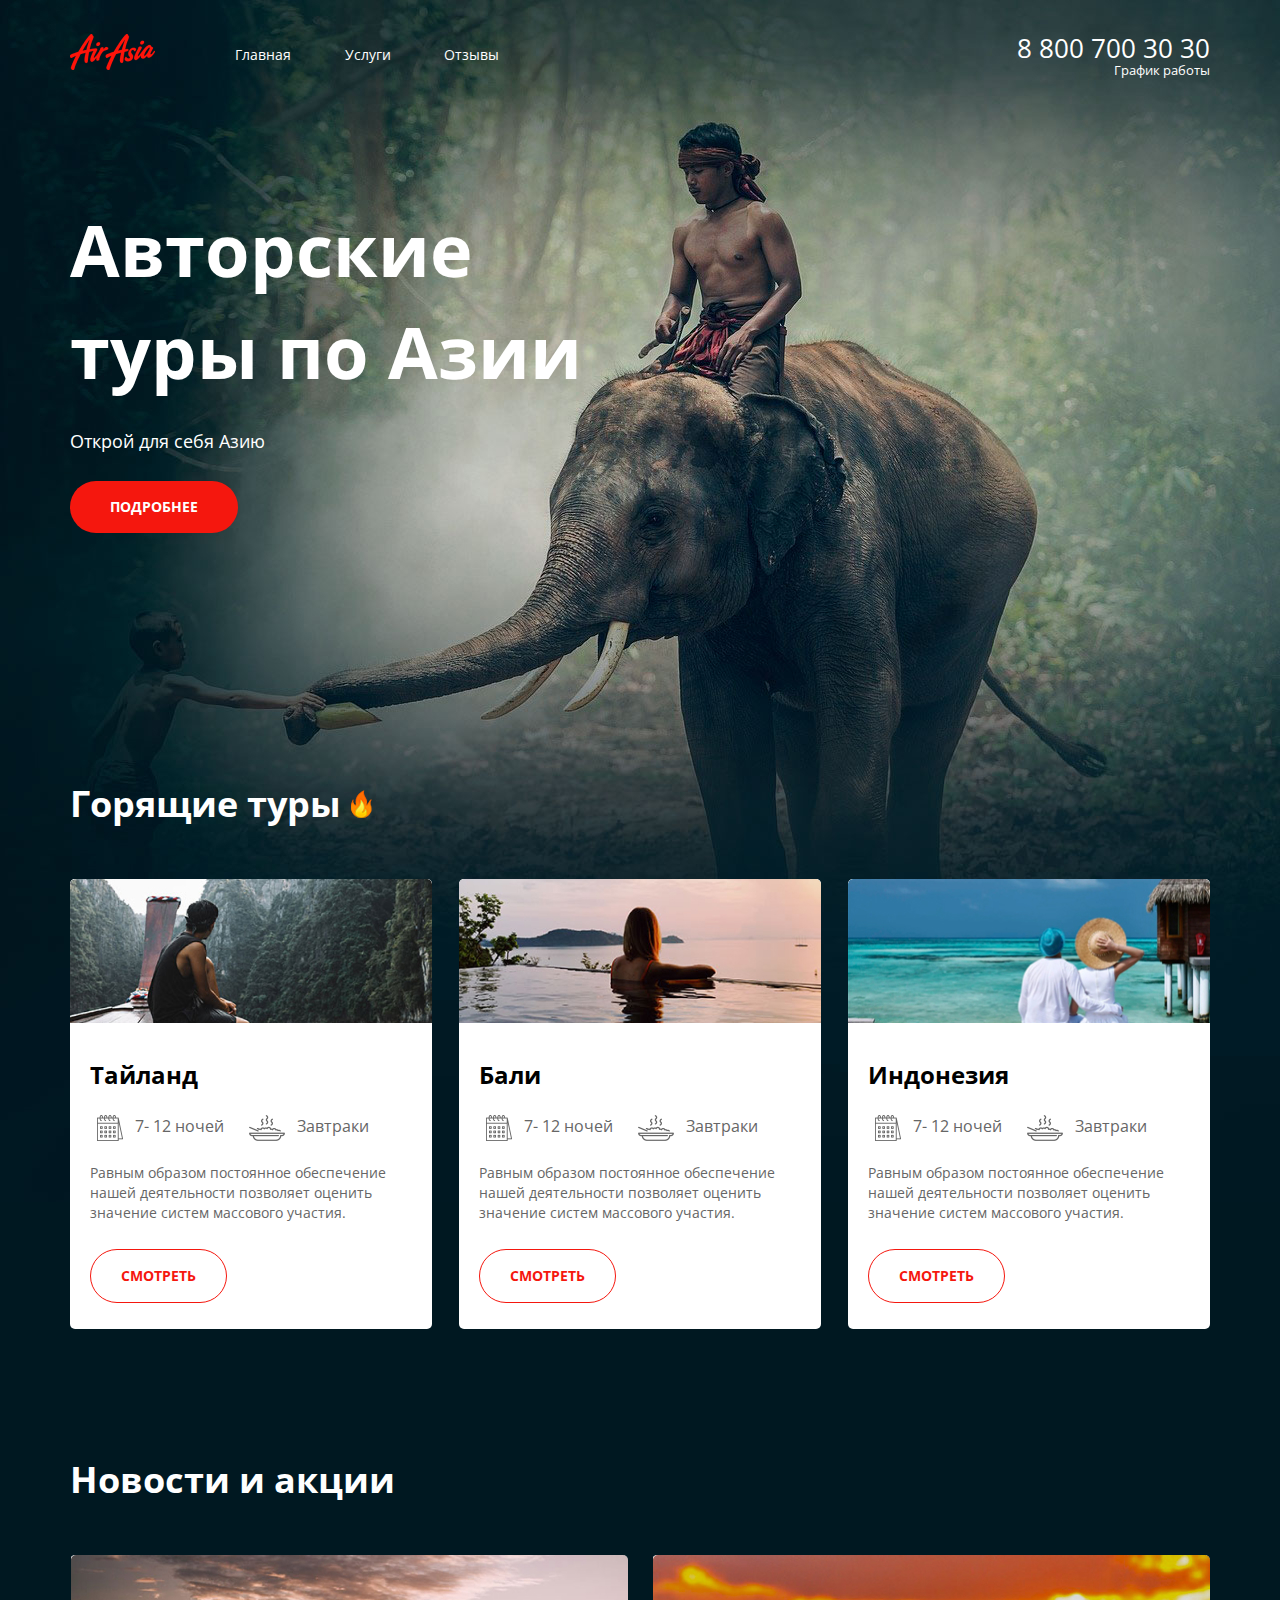
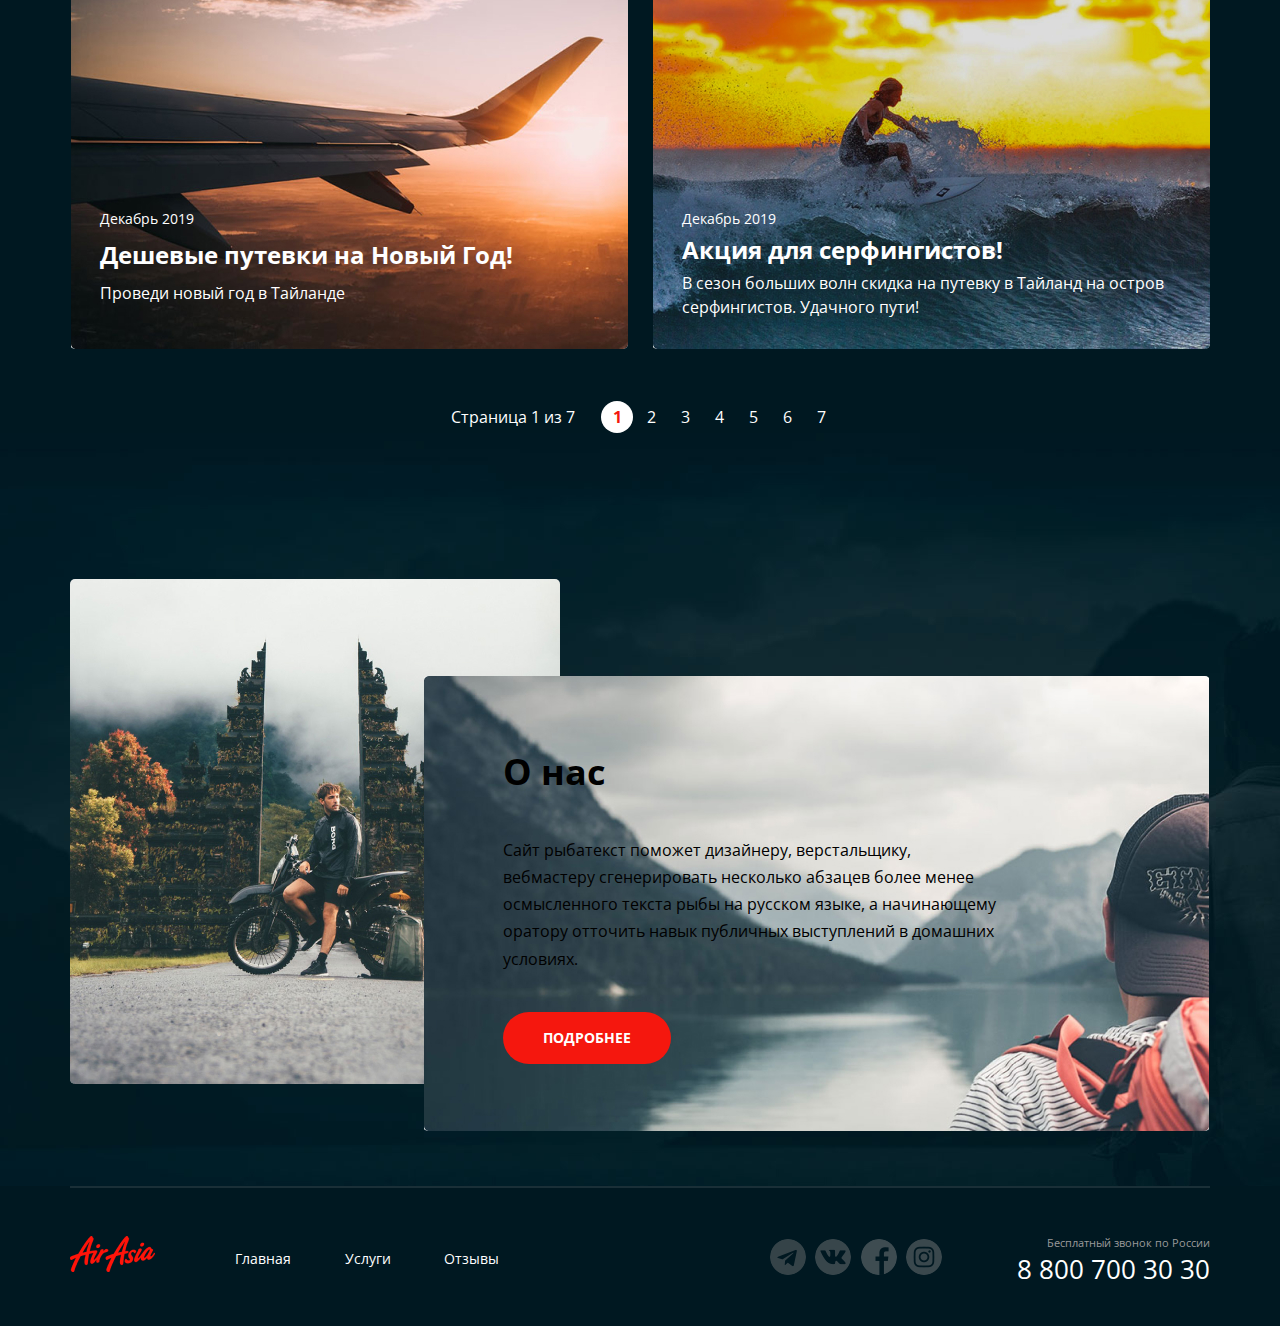
<file: index.html>
<!DOCTYPE html>
<html lang="ru">
  <head>
    <meta charset="UTF-8" />
    <meta name="viewport" content="width=1140px, initial-scale=1.0" />
    <link rel="stylesheet" href="css/style.css" />
    <title>Авиалинии AirAsia</title>
  </head>
  <body>
    <div class="wrapper main-page-wrapper">
      <div class="wrapper__content">
        <header class="header">
          <div class="header__col">
            <a href="/" class="logo"><img src="img/logo_AirAsia.png" alt="логотип Air Asia" class="logo__pic" /></a>
            <nav class="menu">
              <ul class="menu__list">
                <li class="menu__item"><a href="index.html" class="menu__item-link">Главная</a></li>
                <li class="menu__item"><a href="sevices.html" class="menu__item-link">Услуги</a></li>
                <li class="menu__item"><a href="reviews.html" class="menu__item-link">Отзывы</a></li>
              </ul>
            </nav>
          </div>
          <div class="header__col header__col--align--right">
            <address class="contacts">
              <a href="tel:+78007003030" class="contacts__tel">8 800 700 30 30</a>
              <div class="contacts__workhours">
                <div class="contacts__workhours-text">График работы</div>
                <div class="contacts__workhours-dropdown">
                  <div class="contacts__workhours-arrow"></div>
                  <div class="contacts__workhours-value">пн-вс: 09:00 - 20:00</div>
                  <div class="contacts__workhours-lunchtime">Обед: 14:00-14:30</div>
                </div>
              </div>
            </address>
          </div>
        </header>
        <main class="main">
          <div class="main-header">
            <div class="main-header__container">
              <h1 class="main-header__title">Авторские туры по Азии</h1>
              <div class="main-header__subtitle">Открой для себя Азию</div>
              <div class="main-header__button-container">
                <button class="main-header__button">Подробнее</button>
              </div>
            </div>
          </div>
          <div class="hot-tours">
            <div class="hot-tours__title">
              <h2 class="hot-tours__title-text">Горящие туры</h2>
              <img src="img/icon_flame.png" class="hot-tours__title-pic" />
            </div>
            <ul class="hot-tours__list">
              <li class="hot-tours__item">
                <div class="hot-tours__card">
                  <img src="img/river.jpg" alt="фото Тайланд" class="hot-tours__pic" />
                  <div class="hot-tours__content">
                    <div class="hot-tours__content-container">
                      <h3 class="hot-tours__subtitle">Тайланд</h3>
                      <ul class="hot-tours__options-list">
                        <li class="hot-tours__options-item">
                          <img src="img/icon_calendar.png" class="hot-tours__options-pic" />
                          <div class="hot-tours__options-descr">7- 12 ночей</div>
                        </li>
                        <li class="hot-tours__options-item">
                          <img src="img/icon_meal.png" class="hot-tours__options-pic" />
                          <div class="hot-tours__options-descr">Завтраки</div>
                        </li>
                      </ul>
                      <p class="hot-tours__descr">
                        Равным образом постоянное обеспечение нашей деятельности позволяет оценить значение систем массового участия.
                      </p>
                    </div>
                    <div class="hot-tours__button-container">
                      <button class="hot-tours__button hot-tours__button--color--white">Смотреть</button>
                    </div>
                  </div>
                </div>
              </li>
              <li class="hot-tours__item">
                <div class="hot-tours__card">
                  <img src="img/pool.jpg" alt="фото Бали" class="hot-tours__pic" />
                  <div class="hot-tours__content">
                    <div class="hot-tours__content-container">
                      <h3 class="hot-tours__subtitle">Бали</h3>
                      <ul class="hot-tours__options-list">
                        <li class="hot-tours__options-item">
                          <img src="img/icon_calendar.png" class="hot-tours__options-pic" />
                          <div class="hot-tours__options-descr">7- 12 ночей</div>
                        </li>
                        <li class="hot-tours__options-item">
                          <img src="img/icon_meal.png" class="hot-tours__options-pic" />
                          <div class="hot-tours__options-descr">Завтраки</div>
                        </li>
                      </ul>
                      <p class="hot-tours__descr">
                        Равным образом постоянное обеспечение нашей деятельности позволяет оценить значение систем массового участия.
                      </p>
                    </div>
                    <div class="hot-tours__button-container">
                      <button class="hot-tours__button hot-tours__button--color--white">Смотреть</button>
                    </div>
                  </div>
                </div>
              </li>
              <li class="hot-tours__item">
                <div class="hot-tours__card">
                  <img src="img/ocean.jpg" alt="фото Индонезия" class="hot-tours__pic" />
                  <div class="hot-tours__content">
                    <div class="hot-tours__content-container">
                      <h3 class="hot-tours__subtitle">Индонезия</h3>
                      <ul class="hot-tours__options-list">
                        <li class="hot-tours__options-item">
                          <img src="img/icon_calendar.png" class="hot-tours__options-pic" />
                          <div class="hot-tours__options-descr">7- 12 ночей</div>
                        </li>
                        <li class="hot-tours__options-item">
                          <img src="img/icon_meal.png" class="hot-tours__options-pic" />
                          <div class="hot-tours__options-descr">Завтраки</div>
                        </li>
                      </ul>
                      <p class="hot-tours__descr">
                        Равным образом постоянное обеспечение нашей деятельности позволяет оценить значение систем массового участия.
                      </p>
                    </div>
                    <div class="hot-tours__button-container">
                      <button class="hot-tours__button hot-tours__button--color--white">Смотреть</button>
                    </div>
                  </div>
                </div>
              </li>
            </ul>
          </div>
          <div class="news">
            <h2 class="news__title">Новости и акции</h2>
            <ul class="news__list">
              <li class="news__item">
                <div class="news__card">
                  <div class="news__content">
                    <time class="news__date">Декабрь 2019</time>
                    <h3 class="news__subtitle">Дешевые путевки на Новый Год!</h3>
                    <p class="news__descr">Проведи новый год в Тайланде</p>
                  </div>
                </div>
              </li>
              <li class="news__item">
                <div class="news__card">
                  <div class="news__content">
                    <time class="news__date">Декабрь 2019</time>
                    <h3 class="news__subtitle">Акция для серфингистов!</h3>
                    <p class="news__descr">В сезон больших волн скидка на путевку в Тайланд на остров серфингистов. Удачного пути!</p>
                  </div>
                </div>
              </li>
            </ul>
            <div class="paginator">
              <div class="paginator__display">
                Страница <span class="paginator__display-curr">1</span> из <span class="paginator__display-all"></span> 7
              </div>
              <ul class="paginator__list">
                <li class="paginator__item paginator__item--active">
                  <a href="#" class="paginator__link">1</a>
                </li>
                <li class="paginator__item"><a href="#" class="paginator__link">2</a></li>
                <li class="paginator__item"><a href="#" class="paginator__link">3</a></li>
                <li class="paginator__item"><a href="#" class="paginator__link">4</a></li>
                <li class="paginator__item"><a href="#" class="paginator__link">5</a></li>
                <li class="paginator__item"><a href="#" class="paginator__link">6</a></li>
                <li class="paginator__item"><a href="#" class="paginator__link">7</a></li>
              </ul>
            </div>
          </div>
          <div class="about-us">
            <img src="img/gates.jpg" alt="Мотоциклист на Бали" class="about-us__pic1" />
            <div class="about-us__card">
              <div class="about-us__content">
                <h2 class="about-us__title">О нас</h2>
                <p class="about-us__descr">
                  Сайт рыбатекст поможет дизайнеру, верстальщику, вебмастеру сгенерировать несколько абзацев более менее осмысленного текста
                  рыбы на русском языке, а начинающему оратору отточить навык публичных выступлений в домашних условиях.
                </p>
                <div class="about-us__button-container">
                  <button class="about-us__button">Подробнее</button>
                </div>
              </div>
            </div>
          </div>
        </main>
      </div>
      <footer class="footer">
        <div class="footer__content">
          <a href="/" class="logo"><img src="img/logo_AirAsia.png" alt="логотип Air Asia" class="logo__pic" /></a>
          <nav class="menu">
            <ul class="menu__list">
              <li class="menu__item"><a href="index.html" class="menu__item-link">Главная</a></li>
              <li class="menu__item"><a href="sevices.html" class="menu__item-link">Услуги</a></li>
              <li class="menu__item"><a href="reviews.html" class="menu__item-link">Отзывы</a></li>
            </ul>
          </nav>
          <div class="socials">
            <ul class="socials__list">
              <li class="socials__item">
                <a href="#" class="socials__link">
                  <div class="socials__pic socials__pic--type--tlg"></div>
                </a>
              </li>
              <li class="socials__item">
                <a href="#" class="socials__link">
                  <div class="socials__pic socials__pic--type--vk"></div>
                </a>
              </li>
              <li class="socials__item">
                <a href="#" class="socials__link">
                  <div class="socials__pic socials__pic--type--fb"></div>
                </a>
              </li>
              <li class="socials__item">
                <a href="#" class="socials__link">
                  <div class="socials__pic socials__pic--type--inst"></div>
                </a>
              </li>
            </ul>
          </div>
          <address class="contacts">
            <div class="contacts__title">Бесплатный звонок по России</div>
            <a href="tel:+78007003030" class="contacts__tel">8 800 700 30 30</a>
          </address>
        </div>
      </footer>
    </div>
  </body>
</html>
</file>
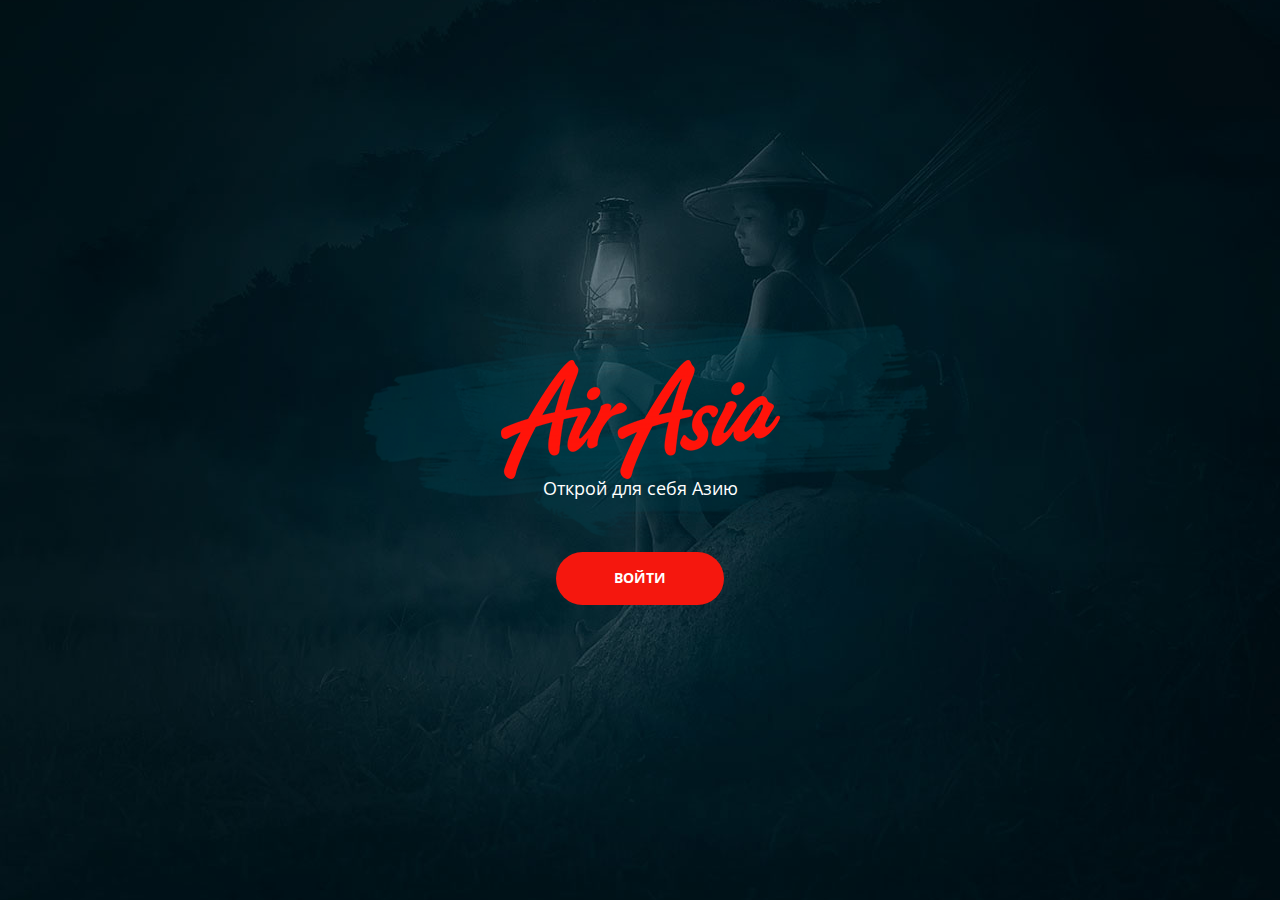
<file: invite.html>
<!DOCTYPE html>
<html lang="ru">
  <head>
    <meta charset="UTF-8" />
    <meta name="viewport" content="width=device-width, initial-scale=1.0" />
    <link rel="stylesheet" href="css/style.css" />
    <title>Авиалинии AirAsia | Приветствие</title>
  </head>
  <body>
    <div class="wrapper invite-wrapper">
      <div class="wrapper__content">
        <main class="main">
          <div class="invite">
            <div class="invite__content">
              <div class="invite__hero">
                <img src="../../img3/logo.png" alt="логотип Air Asia" class="invite__logo" />
                <h3 class="invite__text">Открой для себя Азию</h3>
              </div>
              <div class="button-container">
                <button class="invite__button">войти</button>
              </div>
            </div>
          </div>
        </main>
      </div>
    </div>
  </body>
</html>
</file>
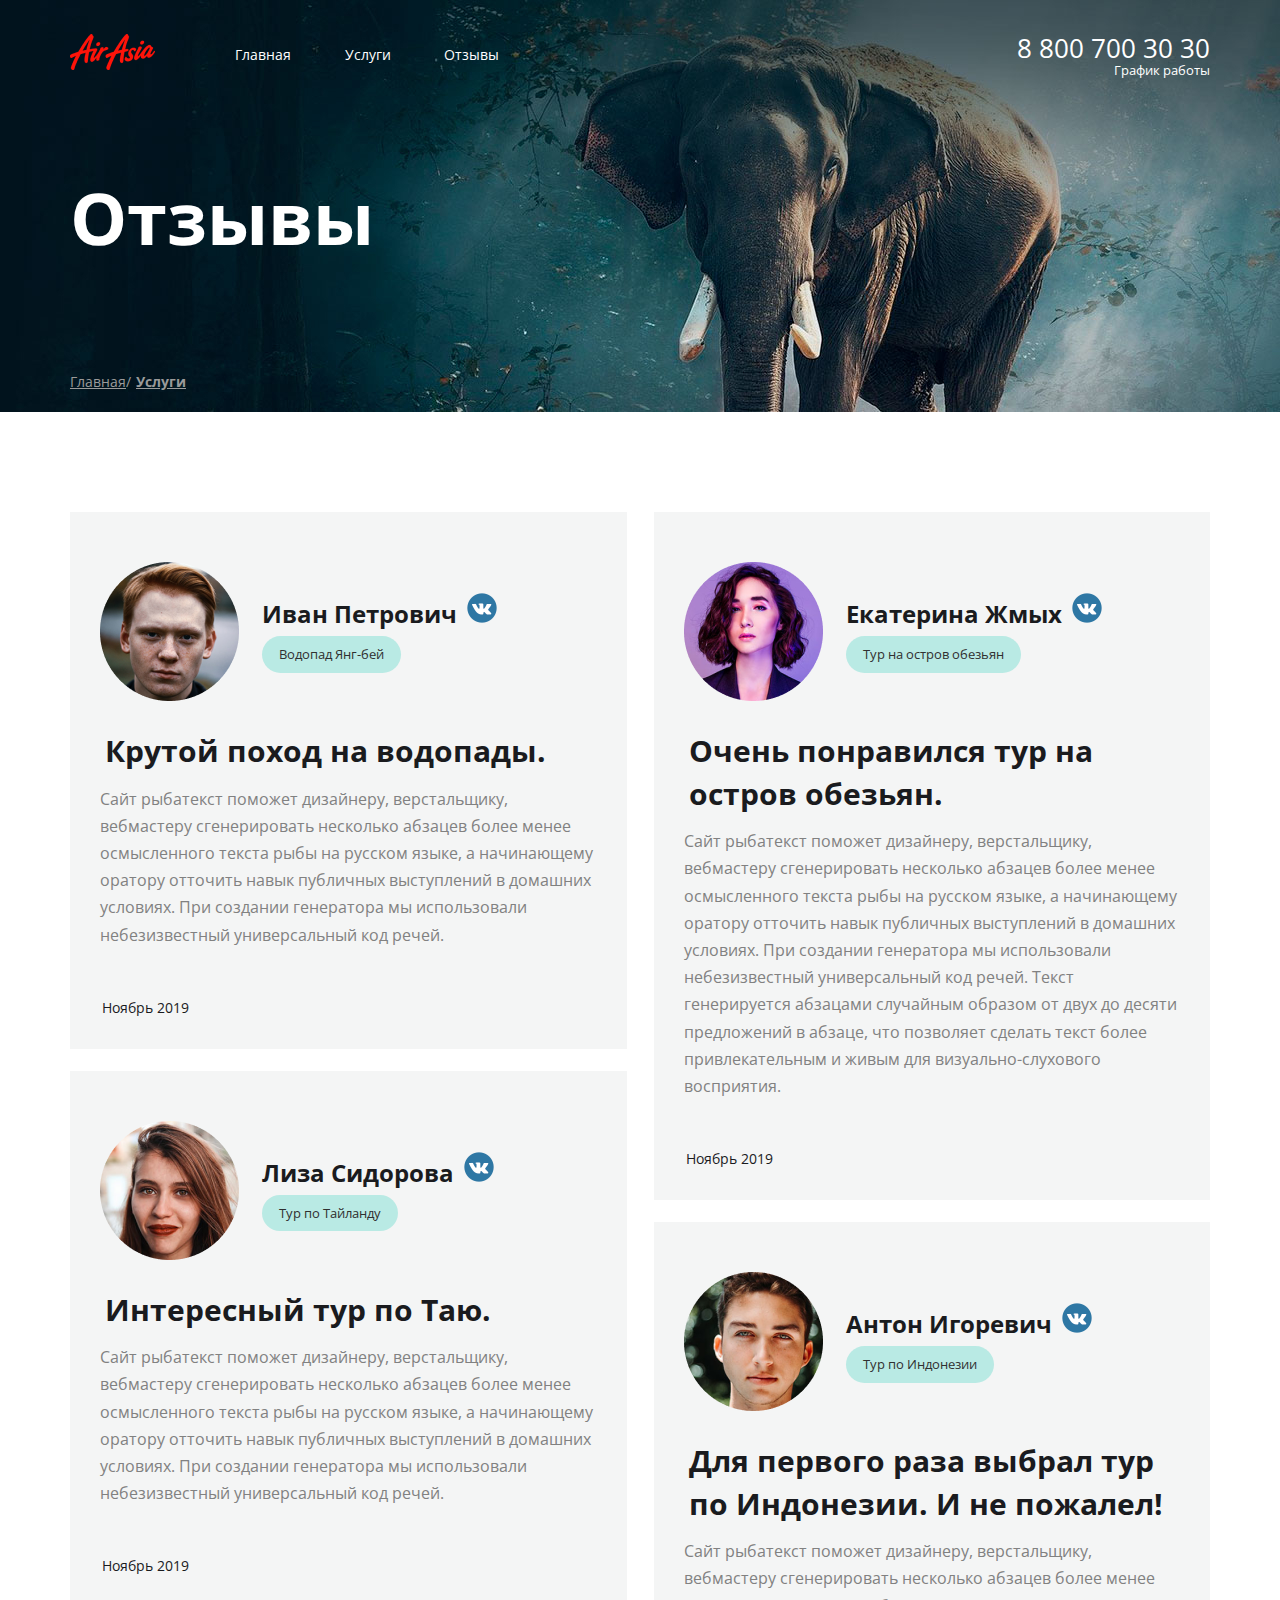
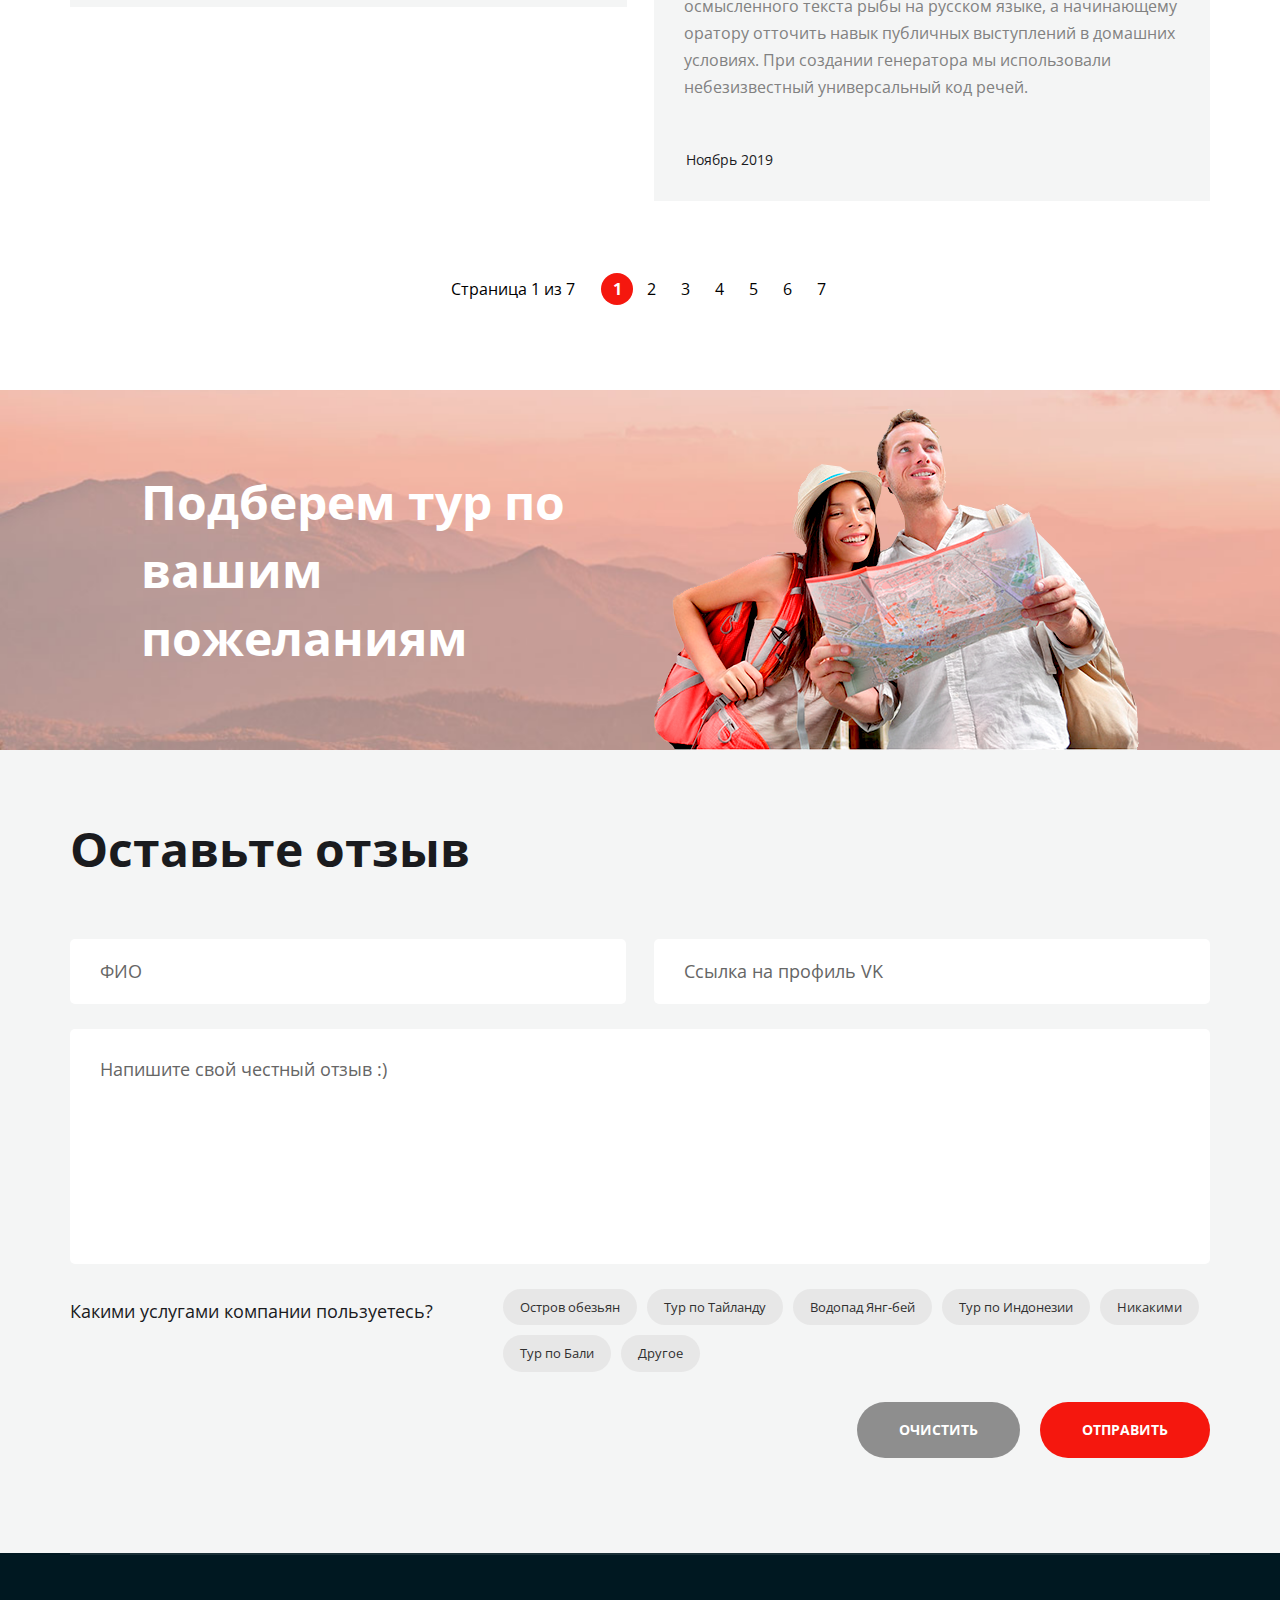
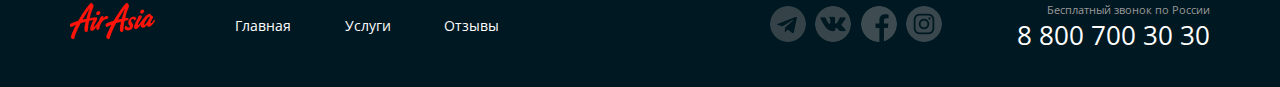
<file: reviews.html>
<!DOCTYPE html>
<html lang="ru">
  <head>
    <meta charset="UTF-8" />
    <meta name="viewport" content="width=1140px, initial-scale=1.0" />
    <link rel="stylesheet" href="css/style.css" />
    <title>Авиалинии AirAsia | Отзывы</title>
  </head>
  <body>
    <div class="wrapper reviews-wrapper">
      <div class="wrapper__content wrapper__content--width--wide">
        <div class="container">
          <header class="header header--margin--small">
            <div class="header__col">
              <a href="/" class="logo"><img src="img/logo_AirAsia.png" alt="логотип Air Asia" class="logo__pic" /></a>
              <nav class="menu">
                <ul class="menu__list">
                  <li class="menu__item"><a href="index.html" class="menu__item-link">Главная</a></li>
                  <li class="menu__item"><a href="sevices.html" class="menu__item-link">Услуги</a></li>
                  <li class="menu__item"><a href="reviews.html" class="menu__item-link">Отзывы</a></li>
                </ul>
              </nav>
            </div>
            <div class="header__col header__col--align--right">
              <address class="contacts">
                <a href="tel:+78007003030" class="contacts__tel">8 800 700 30 30</a>
                <div class="contacts__workhours">График работы</div>
              </address>
            </div>
          </header>
        </div>
        <main class="main">
          <div class="container">
            <div class="top-line top-line--margin--reviews">
              <div class="top-line__container">
                <h1 class="top-line__title">Отзывы</h1>
              </div>
              <div class="breadcrumbs">
                <ul class="breadcrumbs__list">
                  <li class="breadcrumbs__item"><a href="index.html" class="breadcrumbs__item-link">Главная</a></li>
                  <li class="breadcrumbs__item"><a href="sevices.html" class="breadcrumbs__item-link">Услуги</a></li>
                </ul>
              </div>
            </div>
          </div>
          <div class="reviews">
            <div class="container">
              <ul class="reviews__list">
                <li class="reviews__item">
                  <div class="reviews__userdata">
                    <div class="reviews__photo"><img src="img4/user4.png" alt="фото" /></div>
                    <div class="reviews__userdata-info">
                      <a href="#" class="reviews__userdata-link">Иван Петрович</a>
                      <ul class="reviews__userdata-tags">
                        <li class="reviews__userdata-item tag tag--style--active">Водопад Янг-бей</li>
                      </ul>
                    </div>
                  </div>
                  <div class="reviews__descr">
                    <h3 class="reviews__title">Крутой поход на водопады.</h3>
                    <div class="reviews__text">
                      Сайт рыбатекст поможет дизайнеру, верстальщику, вебмастеру сгенерировать несколько абзацев более менее осмысленного
                      текста рыбы на русском языке, а начинающему оратору отточить навык публичных выступлений в домашних условиях. При
                      создании генератора мы использовали небезизвестный универсальный код речей.
                    </div>
                    <date class="reviews__date">Ноябрь 2019</date>
                  </div>
                </li>
                <li class="reviews__item">
                  <div class="reviews__userdata">
                    <div class="reviews__photo"><img src="img4/user2.png" alt="фото" /></div>
                    <div class="reviews__userdata-info">
                      <a href="#" class="reviews__userdata-link">Лиза Сидорова</a>
                      <ul class="reviews__userdata-tags">
                        <li class="reviews__userdata-item tag tag--style--active">Тур по Тайланду</li>
                      </ul>
                    </div>
                  </div>
                  <div class="reviews__descr">
                    <h3 class="reviews__title">Интересный тур по Таю.</h3>
                    <div class="reviews__text">
                      Сайт рыбатекст поможет дизайнеру, верстальщику, вебмастеру сгенерировать несколько абзацев более менее осмысленного
                      текста рыбы на русском языке, а начинающему оратору отточить навык публичных выступлений в домашних условиях. При
                      создании генератора мы использовали небезизвестный универсальный код речей.
                    </div>
                    <date class="reviews__date">Ноябрь 2019</date>
                  </div>
                </li>
                <li class="reviews__item">
                  <div class="reviews__userdata">
                    <div class="reviews__photo"><img src="img4/user3.png" alt="фото" /></div>
                    <div class="reviews__userdata-info">
                      <a href="#" class="reviews__userdata-link">Екатерина Жмых</a>
                      <ul class="reviews__userdata-tags">
                        <li class="reviews__userdata-item tag tag--style--active">Тур на остров обезьян</li>
                      </ul>
                    </div>
                  </div>
                  <div class="reviews__descr">
                    <h3 class="reviews__title">Очень понравился тур на остров обезьян.</h3>
                    <div class="reviews__text">
                      Сайт рыбатекст поможет дизайнеру, верстальщику, вебмастеру сгенерировать несколько абзацев более менее осмысленного
                      текста рыбы на русском языке, а начинающему оратору отточить навык публичных выступлений в домашних условиях. При
                      создании генератора мы использовали небезизвестный универсальный код речей. Текст генерируется абзацами случайным
                      образом от двух до десяти предложений в абзаце, что позволяет сделать текст более привлекательным и живым для
                      визуально-слухового восприятия.
                    </div>
                    <date class="reviews__date">Ноябрь 2019</date>
                  </div>
                </li>
                <li class="reviews__item">
                  <div class="reviews__userdata">
                    <div class="reviews__photo"><img src="img4/user1.png" alt="фото" /></div>
                    <div class="reviews__userdata-info">
                      <a href="#" class="reviews__userdata-link">Антон Игоревич</a>
                      <ul class="reviews__userdata-tags">
                        <li class="reviews__userdata-item tag tag--style--active">Тур по Индонезии</li>
                      </ul>
                    </div>
                  </div>
                  <div class="reviews__descr">
                    <h3 class="reviews__title">Для первого раза выбрал тур по Индонезии. И не пожалел!</h3>
                    <div class="reviews__text">
                      Сайт рыбатекст поможет дизайнеру, верстальщику, вебмастеру сгенерировать несколько абзацев более менее осмысленного
                      текста рыбы на русском языке, а начинающему оратору отточить навык публичных выступлений в домашних условиях. При
                      создании генератора мы использовали небезизвестный универсальный код речей.
                    </div>
                    <date class="reviews__date">Ноябрь 2019</date>
                  </div>
                </li>
              </ul>
              <div class="paginator paginator--color--red paginator--margin--add">
                <div class="paginator__display">
                  Страница <span class="paginator__display-curr">1</span> из <span class="paginator__display-all"></span> 7
                </div>
                <ul class="paginator__list">
                  <li class="paginator__item paginator__item--active">
                    <a href="#" class="paginator__link">1</a>
                  </li>
                  <li class="paginator__item"><a href="#" class="paginator__link">2</a></li>
                  <li class="paginator__item"><a href="#" class="paginator__link">3</a></li>
                  <li class="paginator__item"><a href="#" class="paginator__link">4</a></li>
                  <li class="paginator__item"><a href="#" class="paginator__link">5</a></li>
                  <li class="paginator__item"><a href="#" class="paginator__link">6</a></li>
                  <li class="paginator__item"><a href="#" class="paginator__link">7</a></li>
                </ul>
              </div>
            </div>
            <div class="separator">
              <h2 class="separator__title">Подберем тур по вашим пожеланиям</h2>
              <img class="separator__pic" src="img4/couple.png" alt="пара" />
            </div>
            <section class="bottom-section">
              <div class="container">
                <h2 class="bottom-section__title">Оставьте отзыв</h2>
                <form class="form">
                  <div class="form__row">
                    <input class="form__input" type="text" placeholder="ФИО" />
                    <input class="form__input" type="text" placeholder="Ссылка на профиль VK" />
                  </div>
                  <div class="form__row">
                    <textarea class="form__input form__input--textarea" placeholder="Напишите свой честный отзыв :)"></textarea>
                  </div>
                  <div class="form__controls">
                    <div class="form__controls-title">Какими услугами компании пользуетесь?</div>
                    <ul class="form__controls-list">
                      <li class="form__controls-item">
                        <label class="form__elem">
                          <input type="checkbox" class="form__checkbox" />
                          <div class="form__tag tag">Остров обезьян</div>
                        </label>
                      </li>
                      <li class="form__controls-item">
                        <label class="form__elem">
                          <input type="checkbox" class="form__checkbox" />
                          <div class="form__tag tag">Тур по Тайланду</div>
                        </label>
                      </li>
                      <li class="form__controls-item">
                        <label class="form__elem">
                          <input type="checkbox" class="form__checkbox" />
                          <div class="form__tag tag">Водопад Янг-бей</div>
                        </label>
                      </li>
                      <li class="form__controls-item">
                        <label class="form__elem">
                          <input type="checkbox" class="form__checkbox" />
                          <div class="form__tag tag">Тур по Индонезии</div>
                        </label>
                      </li>
                      <li class="form__controls-item">
                        <label class="form__elem">
                          <input type="checkbox" class="form__checkbox" />
                          <div class="form__tag tag">Никакими</div>
                        </label>
                      </li>
                      <li class="form__controls-item">
                        <label class="form__elem">
                          <input type="checkbox" class="form__checkbox" />
                          <div class="form__tag tag">Тур по Бали</div>
                        </label>
                      </li>
                      <li class="form__controls-item">
                        <label class="form__elem">
                          <input type="checkbox" class="form__checkbox" />
                          <div class="form__tag tag">Другое</div>
                        </label>
                      </li>
                    </ul>
                  </div>
                  <ul class="form__buttons-list">
                    <li class="form__buttons-item"><button type="reset" class="form__button form__button-grey">Очистить</button></li>
                    <li class="form__buttons-item"><button type="submit" class="form__button form__button-send">Отправить</button></li>
                  </ul>
                </form>
              </div>
            </section>
          </div>
        </main>
      </div>
      <footer class="footer footer--height--small">
        <div class="footer__content">
          <a href="/" class="logo"><img src="img/logo_AirAsia.png" alt="логотип Air Asia" class="logo__pic" /></a>
          <nav class="menu">
            <ul class="menu__list">
              <li class="menu__item"><a href="index.html" class="menu__item-link">Главная</a></li>
              <li class="menu__item"><a href="sevices.html" class="menu__item-link">Услуги</a></li>
              <li class="menu__item"><a href="reviews.html" class="menu__item-link">Отзывы</a></li>
            </ul>
          </nav>
          <div class="socials">
            <ul class="socials__list">
              <li class="socials__item">
                <a href="#" class="socials__link">
                  <div class="socials__pic socials__pic--type--tlg"></div>
                </a>
              </li>
              <li class="socials__item">
                <a href="#" class="socials__link">
                  <div class="socials__pic socials__pic--type--vk"></div>
                </a>
              </li>
              <li class="socials__item">
                <a href="#" class="socials__link">
                  <div class="socials__pic socials__pic--type--fb"></div>
                </a>
              </li>
              <li class="socials__item">
                <a href="#" class="socials__link">
                  <div class="socials__pic socials__pic--type--inst"></div>
                </a>
              </li>
            </ul>
          </div>
          <address class="contacts">
            <div class="contacts__title">Бесплатный звонок по России</div>
            <a href="tel:+78007003030" class="contacts__tel">8 800 700 30 30</a>
          </address>
        </div>
      </footer>
    </div>
  </body>
</html>
</file>
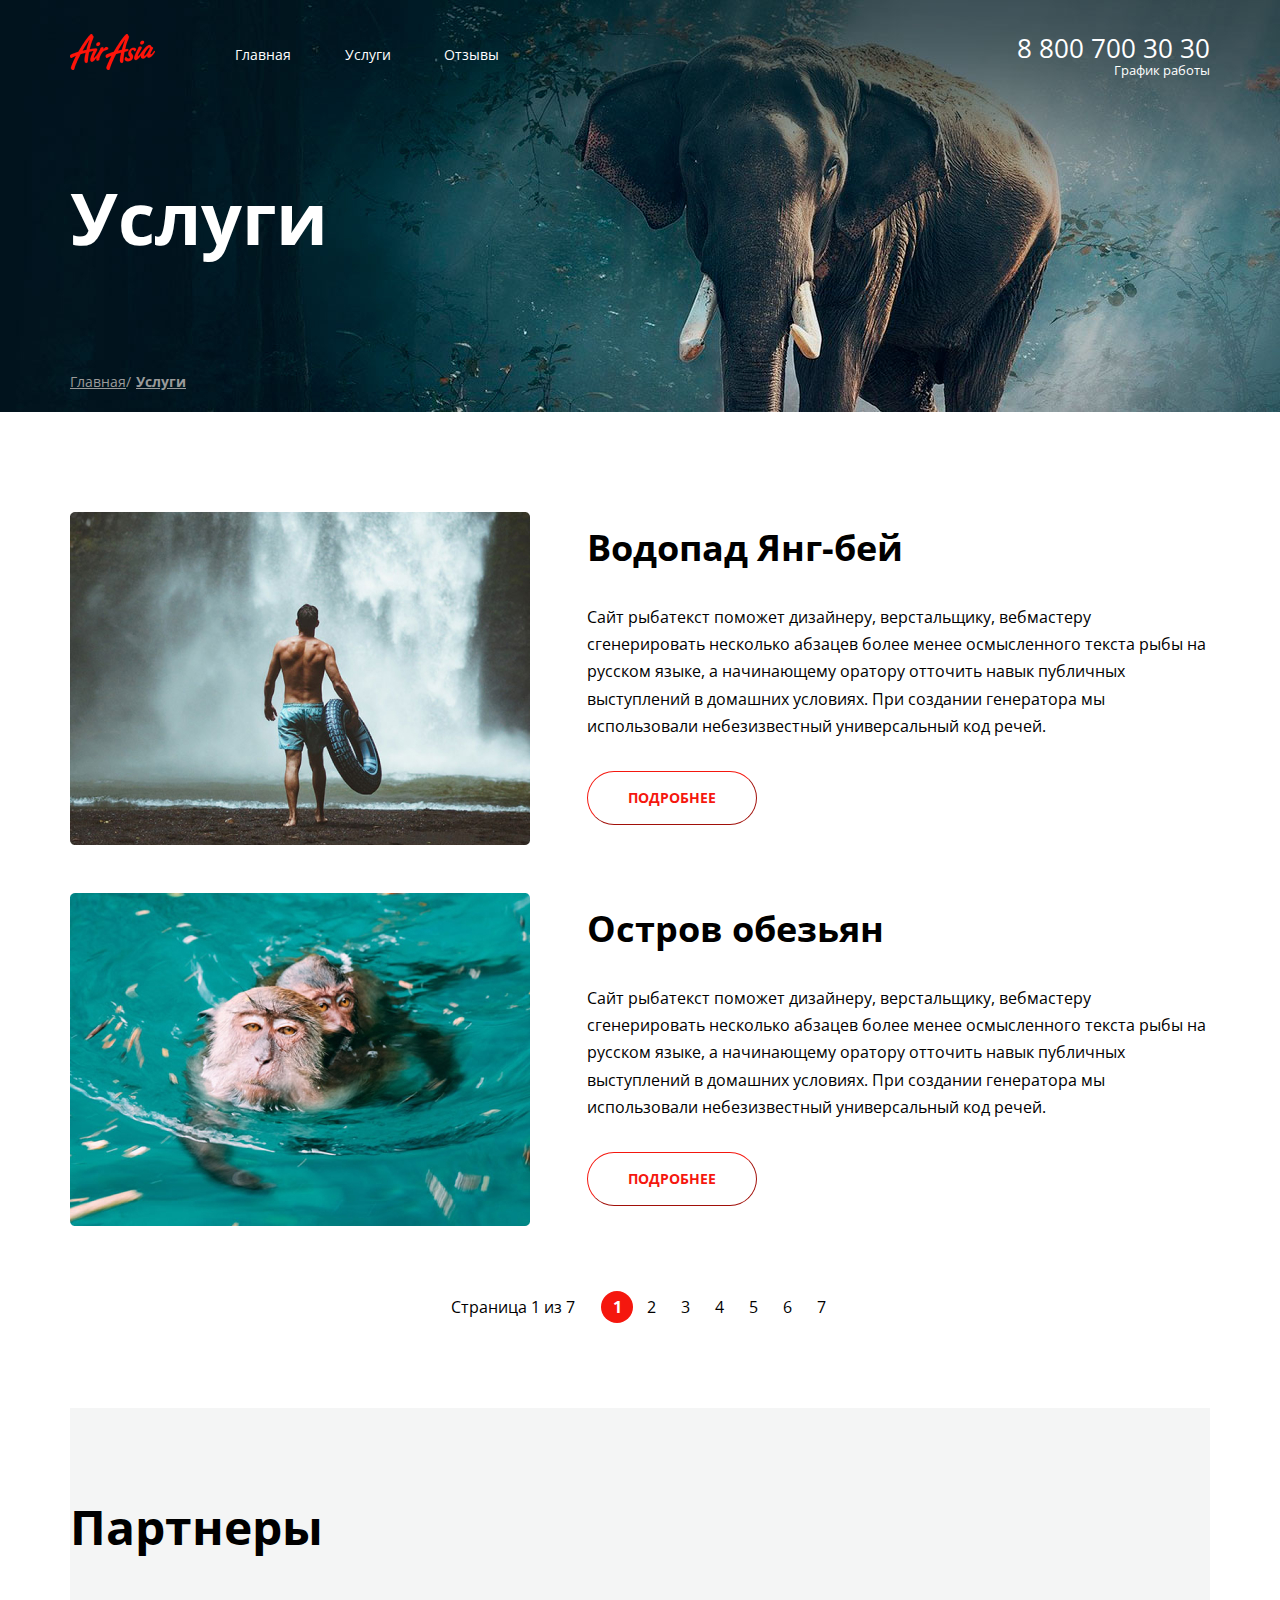
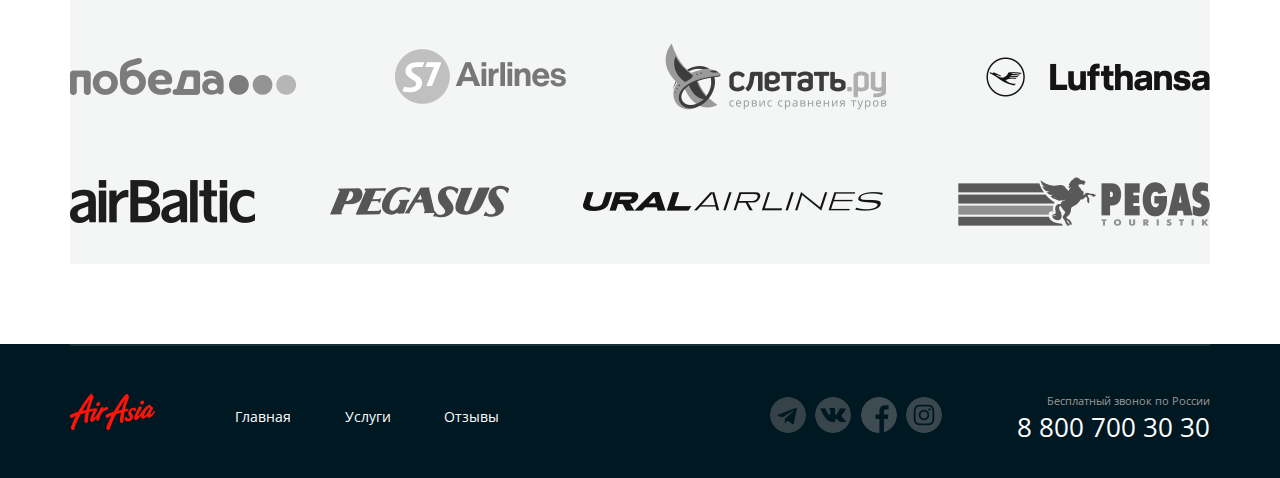
<file: sevices.html>
<!DOCTYPE html>
<html lang="ru">
  <head>
    <meta charset="UTF-8" />
    <meta name="viewport" content="width=1140px, initial-scale=1.0" />
    <link rel="stylesheet" href="css/style.css" />
    <title>Авиалинии AirAsia | Услуги</title>
  </head>
  <body>
    <div class="wrapper services-wrapper">
      <div class="wrapper__content">
        <header class="header header--margin--small">
          <div class="header__col">
            <a href="/" class="logo"><img src="img/logo_AirAsia.png" alt="логотип Air Asia" class="logo__pic" /></a>
            <nav class="menu">
              <ul class="menu__list">
                <li class="menu__item"><a href="index.html" class="menu__item-link">Главная</a></li>
                <li class="menu__item"><a href="sevices.html" class="menu__item-link">Услуги</a></li>
                <li class="menu__item"><a href="reviews.html" class="menu__item-link">Отзывы</a></li>
              </ul>
            </nav>
          </div>
          <div class="header__col header__col--align--right">
            <address class="contacts">
              <a href="tel:+78007003030" class="contacts__tel">8 800 700 30 30</a>
              <div class="contacts__workhours">График работы</div>
            </address>
          </div>
        </header>
        <main class="main">
          <div class="top-line">
            <div class="top-line__container">
              <h1 class="top-line__title">Услуги</h1>
            </div>
            <div class="breadcrumbs">
              <ul class="breadcrumbs__list">
                <li class="breadcrumbs__item"><a href="index.html" class="breadcrumbs__item-link">Главная</a></li>
                <li class="breadcrumbs__item"><a href="reviews.html" class="breadcrumbs__item-link">Услуги</a></li>
              </ul>
            </div>
          </div>
          <div class="services">
            <ul class="services__list">
              <li class="services__item">
                <img class="services__pic" src="img2/waterfall.jpg" alt="фото водопада" />
                <div class="services__content">
                  <div class="services__content-text">
                    <h2 class="services__title">Водопад Янг-бей</h2>
                    <p class="services__descr">
                      Сайт рыбатекст поможет дизайнеру, верстальщику, вебмастеру сгенерировать несколько абзацев более менее осмысленного
                      текста рыбы на русском языке, а начинающему оратору отточить навык публичных выступлений в домашних условиях. При
                      создании генератора мы использовали небезизвестный универсальный код речей.
                    </p>
                    <div class="services__button-container">
                      <button class="services__button">Подробнее</button>
                    </div>
                  </div>
                </div>
              </li>
              <li class="services__item">
                <img class="services__pic" src="img2/monkeys.jpg" alt="фото обезьян" />
                <div class="services__content">
                  <div class="services__content-text">
                    <h2 class="services__title">Остров обезьян</h2>
                    <p class="services__descr">
                      Сайт рыбатекст поможет дизайнеру, верстальщику, вебмастеру сгенерировать несколько абзацев более менее осмысленного
                      текста рыбы на русском языке, а начинающему оратору отточить навык публичных выступлений в домашних условиях. При
                      создании генератора мы использовали небезизвестный универсальный код речей.
                    </p>
                    <div class="services__button-container">
                      <button class="services__button">Подробнее</button>
                    </div>
                  </div>
                </div>
              </li>
            </ul>
            <div class="paginator paginator--color--red">
              <div class="paginator__display">
                Страница <span class="paginator__display-curr">1</span> из <span class="paginator__display-all"></span> 7
              </div>
              <ul class="paginator__list">
                <li class="paginator__item paginator__item--active">
                  <a href="#" class="paginator__link">1</a>
                </li>
                <li class="paginator__item"><a href="#" class="paginator__link">2</a></li>
                <li class="paginator__item"><a href="#" class="paginator__link">3</a></li>
                <li class="paginator__item"><a href="#" class="paginator__link">4</a></li>
                <li class="paginator__item"><a href="#" class="paginator__link">5</a></li>
                <li class="paginator__item"><a href="#" class="paginator__link">6</a></li>
                <li class="paginator__item"><a href="#" class="paginator__link">7</a></li>
              </ul>
            </div>
          </div>
          <div class="partners">
            <h3 class="partners__title">Партнеры</h3>
            <ul class="partners__list">
              <li class="partners__item">
                <a href="#" class="partners__link"><img src="img2/pobeda.png" alt="логотип Победа" class="partners_logo" /></a>
              </li>
              <li class="partners__item">
                <a href="#" class="partners__link"><img src="img2/s7.png" alt="логотип S7" class="partners_logo" /></a>
              </li>
              <li class="partners__item">
                <a href="#" class="partners__link"><img src="img2/lets-fly.png" alt="логотип Слетать.ру" class="partners_logo" /></a>
              </li>
              <li class="partners__item">
                <a href="#" class="partners__link"><img src="img2/lufthansa.png" alt="логотип Lufthansa" class="partners_logo" /></a>
              </li>
              <li class="partners__item">
                <a href="#" class="partners__link"><img src="img2/airbaltic.png" alt="" class="partners_logo" /></a>
              </li>
              <li class="partners__item">
                <a href="#" class="partners__link"><img src="img2/pegasus.png" alt="логотип pegasus" class="partners_logo" /></a>
              </li>
              <li class="partners__item">
                <a href="#" class="partners__link"><img src="img2/ural.png" alt="логотип Ural Airlines" class="partners_logo" /></a>
              </li>
              <li class="partners__item">
                <a href="#" class="partners__link"><img src="img2/pegas.png" alt="логотип Pegas" class="partners_logo" /></a>
              </li>
            </ul>
          </div>
        </main>
      </div>
      <footer class="footer footer--height--small">
        <div class="footer__content">
          <a href="/" class="logo"><img src="img/logo_AirAsia.png" alt="логотип Air Asia" class="logo__pic" /></a>
          <nav class="menu">
            <ul class="menu__list">
              <li class="menu__item"><a href="index.html" class="menu__item-link">Главная</a></li>
              <li class="menu__item"><a href="sevices.html" class="menu__item-link">Услуги</a></li>
              <li class="menu__item"><a href="reviews.html" class="menu__item-link">Отзывы</a></li>
            </ul>
          </nav>
          <div class="socials">
            <ul class="socials__list">
              <li class="socials__item">
                <a href="#" class="socials__link">
                  <div class="socials__pic socials__pic--type--tlg"></div>
                </a>
              </li>
              <li class="socials__item">
                <a href="#" class="socials__link">
                  <div class="socials__pic socials__pic--type--vk"></div>
                </a>
              </li>
              <li class="socials__item">
                <a href="#" class="socials__link">
                  <div class="socials__pic socials__pic--type--fb"></div>
                </a>
              </li>
              <li class="socials__item">
                <a href="#" class="socials__link">
                  <div class="socials__pic socials__pic--type--inst"></div>
                </a>
              </li>
            </ul>
          </div>
          <!-- <div class="socials">
            <ul class="socials__list">
              <li class="socials__item">
                <a href="#" class="socials__link">
                  <img src="img/icon_tlg.png" alt="Телеграм" class="socials__pic" />
                </a>
              </li>
              <li class="socials__item">
                <a href="#" class="socials__link">
                  <img src="img/icon_vk.png" alt="Вконтакте" class="socials__pic" />
                </a>
              </li>
              <li class="socials__item">
                <a href="#" class="socials__link">
                  <img src="img/icon_fb.png" alt="Фейсбук" class="socials__pic" />
                </a>
              </li>
              <li class="socials__item">
                <a href="#" class="socials__link">
                  <img src="img/icon_inst.png" alt="Инстаграм" class="socials__pic" />
                </a>
              </li>
            </ul>
          </div> -->
          <address class="contacts">
            <div class="contacts__title">Бесплатный звонок по России</div>
            <a href="tel:+78007003030" class="contacts__tel">8 800 700 30 30</a>
          </address>
        </div>
      </footer>
    </div>
  </body>
</html>
</file>
<file: css/style.css>
@import url("layout/fonts.css");
@import url("layout/normalize.css");
@import url("layout/base.css");

@import url("blocks/header.css");
@import url("blocks/menu.css");
@import url("blocks/contacts.css");
@import url("blocks/main-header.css");
@import url("blocks/hot-tours.css");
@import url("blocks/news.css");
@import url("blocks/paginator.css");
@import url("blocks/about-us.css");
@import url("blocks/footer.css");
@import url("blocks/socials.css");

/* services page */
@import url("blocks2/top-line.css");
@import url("blocks2/breadcrumbs.css");
@import url("blocks2/services.css");
@import url("blocks2/partners.css");

/* invite page */
@import url("blocks3/invite.css");

/* reviews page */
@import url("blocks4/reviews.css");
</file>
